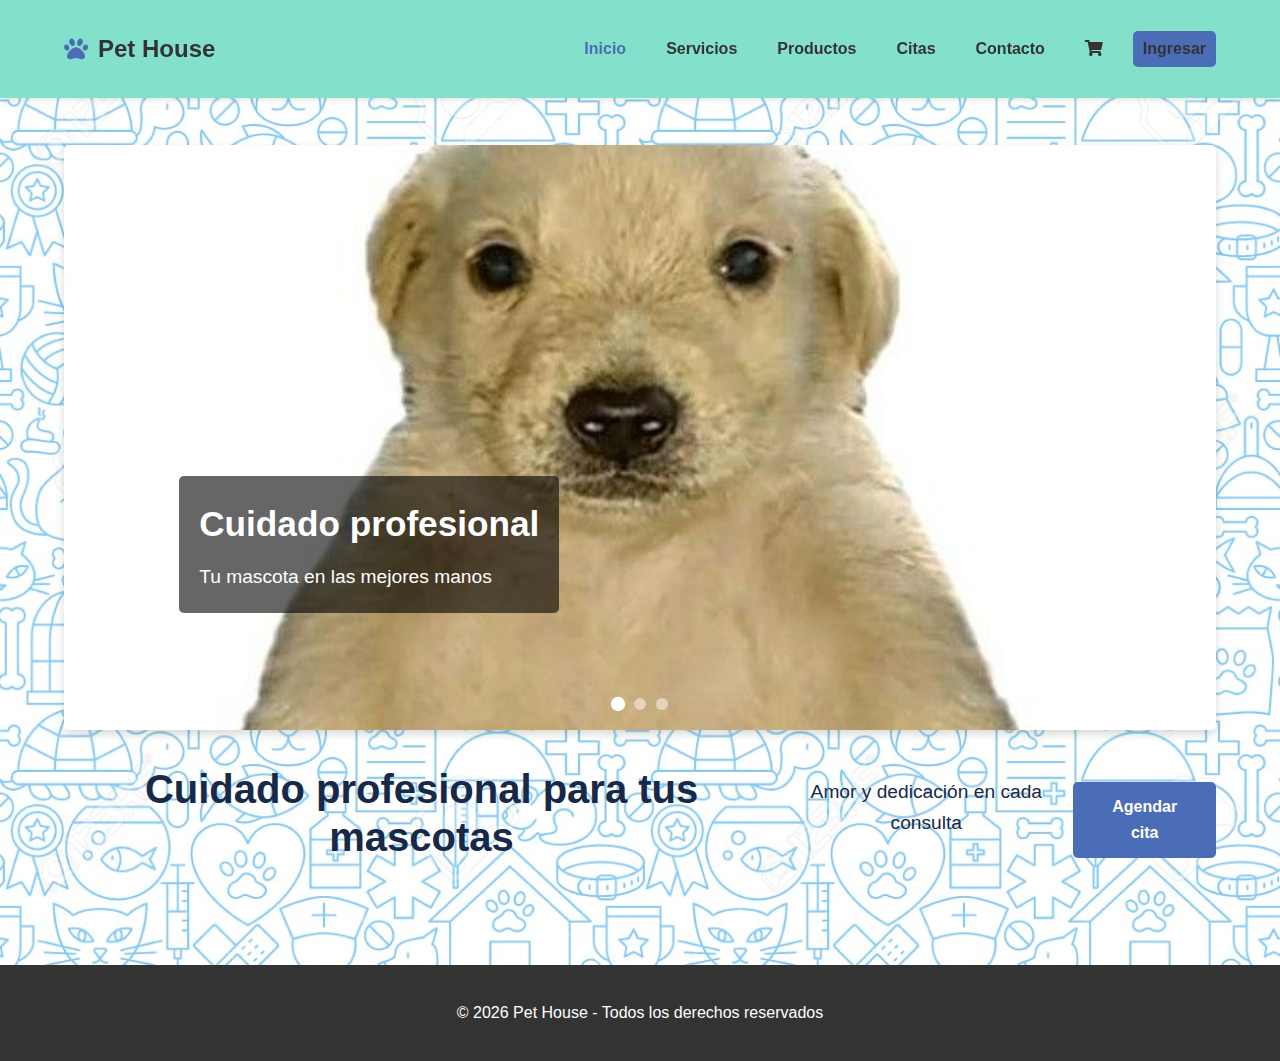
<file: index.html>
<!DOCTYPE html>
<html lang="es">
<head>
  <meta charset="UTF-8" />
  <meta name="viewport" content="width=device-width, initial-scale=1.0" />
  <meta name="description" content="Veterinaria Pet House - Cuidado profesional para tus mascotas" />
  <title>Pet House - Inicio</title>
  <link rel="stylesheet" href="https://cdnjs.cloudflare.com/ajax/libs/font-awesome/5.15.4/css/all.min.css" />
  <link rel="stylesheet" href="css/styles.css" />
</head>
<body id="pagina-inicio">
  <!-- CABECERA -->
  <header class="cabecera" aria-label="Cabecera principal">
    <div class="contenedor">
      <div class="logo">
        <i class="fas fa-paw"></i>
        <h1>Pet House</h1>
      </div>
      <nav class="navegacion" aria-label="Navegación principal">
        <a href="index.html" class="activo">Inicio</a>
        <a href="servicios.html">Servicios</a>
        <a href="productos.php">Productos</a>
        <a href="citas.php">Citas</a>
        <a href="contacto.html">Contacto</a>
        <a href="carrito.php" class="icono-carrito">
          <i class="fas fa-shopping-cart"></i>
          <span id="contador-carrito" class="contador-carrito" style="display: none;">0</span>
        </a>
        <a href="login.php" class="boton-login">Ingresar</a>
      </nav>
      <button class="boton-menu" aria-label="Menú móvil" aria-expanded="false">
        <i class="fas fa-bars"></i>
      </button>
    </div>
  </header>

  <!-- MENÚ MÓVIL -->
  <nav class="mobile-nav" aria-label="Navegación móvil">
    <ul>
      <li><a href="index.html" class="activo"><i class="fas fa-home"></i> Inicio</a></li>
      <li><a href="servicios.html"><i class="fas fa-clinic-medical"></i> Servicios</a></li>
      <li><a href="productos.php"><i class="fas fa-pills"></i> Productos</a></li>
      <li><a href="citas.php"><i class="fas fa-calendar-check"></i> Citas</a></li>
      <li><a href="contacto.html"><i class="fas fa-phone-alt"></i> Contacto</a></li>
      <li><a href="carrito.php" class="carrito-link"><i class="fas fa-shopping-cart"></i> <span class="contador-carrito" id="contador-carrito-mobile">0</span></a></li>
      <li><a href="login.php"><i class="fas fa-user"></i> Login</a></li>
    </ul>
  </nav>

  <!-- CONTENIDO PRINCIPAL -->
  <main class="contenedor">
    <!-- Carrusel -->
    <section class="carrusel">
      <div class="carrusel-contenedor">
        <div class="carrusel-slide activo">
          <img src="img/perro.jpg" alt="Mascota feliz en nuestra clínica" />
          <div class="carrusel-texto">
            <h2>Cuidado profesional</h2>
            <p>Tu mascota en las mejores manos</p>
          </div>
        </div>
        <div class="carrusel-slide">
          <img src="img/medicmanetopet.jpg" alt="Servicios de veterinaria" />
          <div class="carrusel-texto">
            <h2>Servicios completos</h2>
            <p>Desde consultas hasta cirugías</p>
          </div>
        </div>
        <div class="carrusel-slide">
          <img src="img/imagescomida.jpg" alt="Productos de calidad" />
          <div class="carrusel-texto">
            <h2>Productos premium</h2>
            <p>Lo mejor para su salud</p>
          </div>
        </div>
      </div>
      <button class="carrusel-btn carrusel-btn-izq" aria-label="Imagen anterior">
        <i class="fas fa-chevron-left"></i>
      </button>
      <button class="carrusel-btn carrusel-btn-der" aria-label="Imagen siguiente">
        <i class="fas fa-chevron-right"></i>
      </button>
      <div class="carrusel-indicadores"></div>
    </section>

    <!-- Presentación -->
    <section class="present">
      <h2>Cuidado profesional para tus mascotas</h2>
      <p>Amor y dedicación en cada consulta</p>
      <a href="citas.php" class="boton">Agendar cita</a>
    </section>
  </main>

  <!-- PIE DE PÁGINA -->
  <footer class="pie-pagina" aria-label="Pie de página">
    <div class="contenedor">
      <p>&copy; <span id="year"></span> Pet House - Todos los derechos reservados</p>
    </div>
  </footer>

  <!-- SCRIPTS -->
  <script src="js/boton-menu.js"></script>
  <script src="js/carrusel.js"></script>
  <script src="js/carrito.js"></script>

  <script>
    document.getElementById('year').textContent = new Date().getFullYear();
  </script>
</body>
</html>
</file>
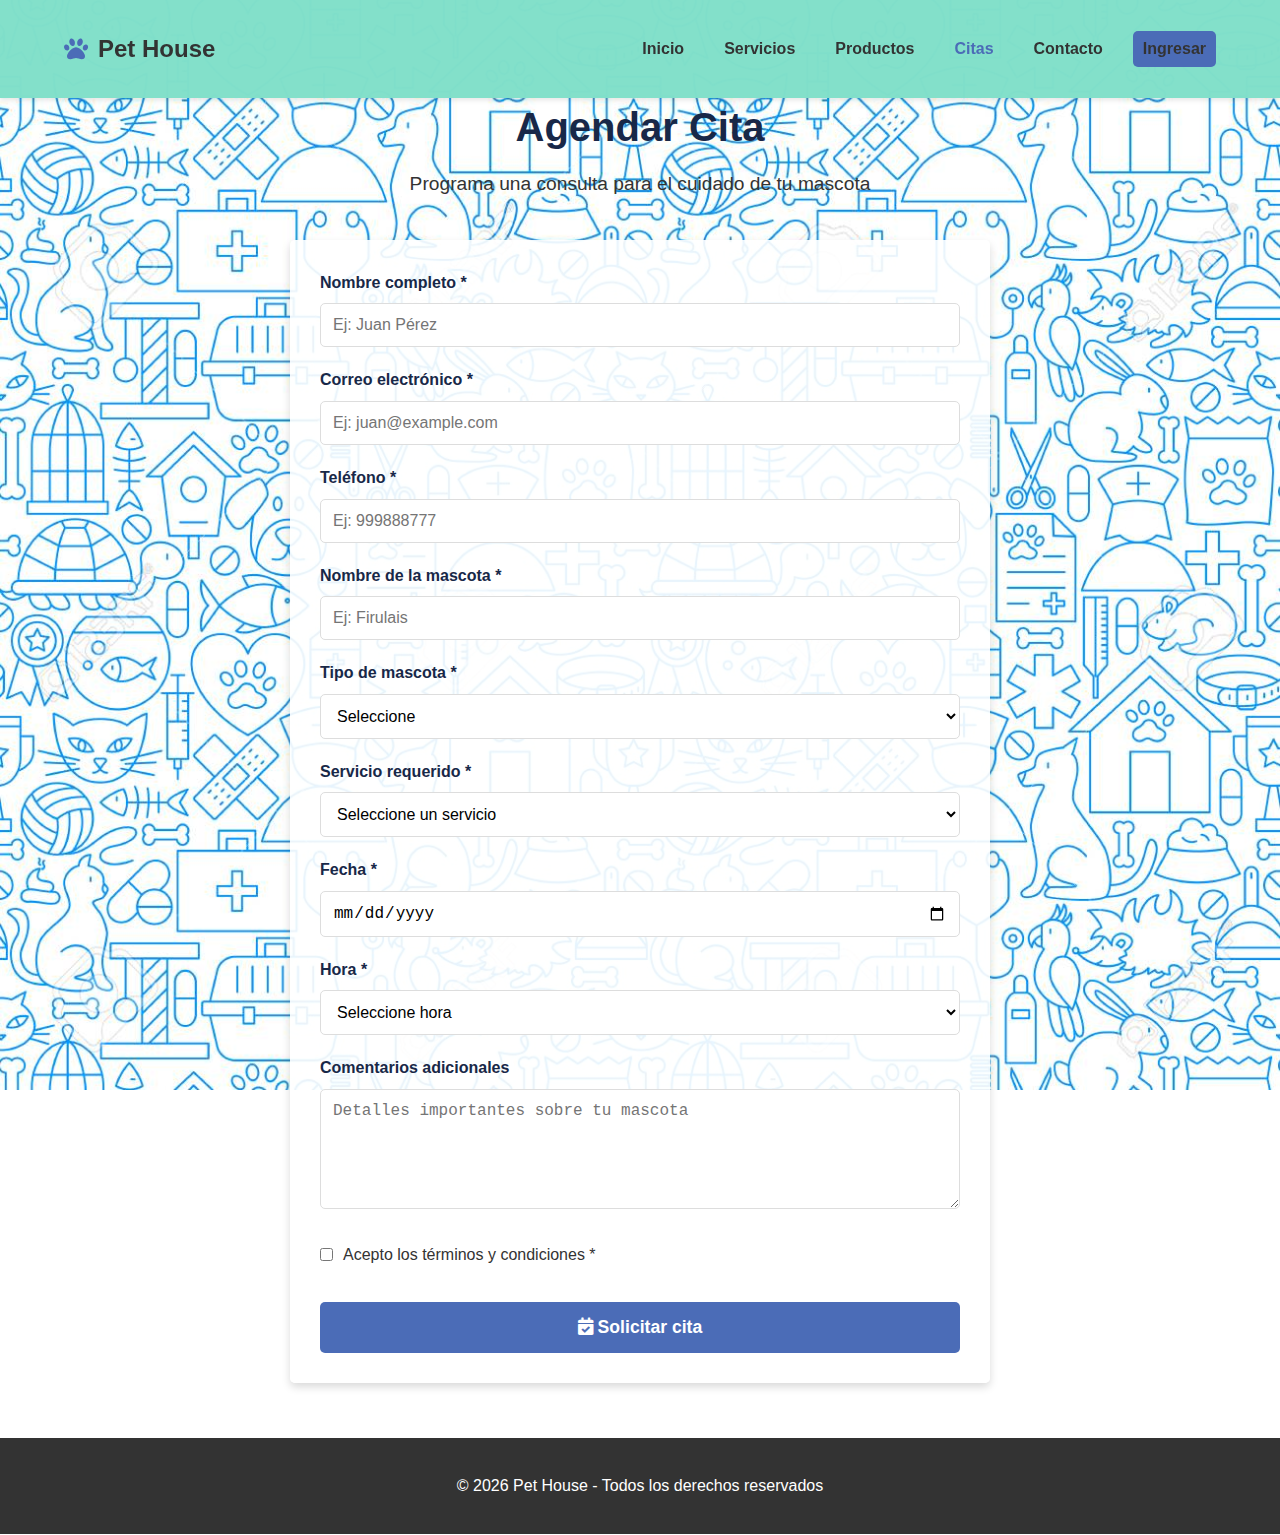
<file: citas.html>
<!DOCTYPE html>
<html lang="es">
<head>
    <meta charset="UTF-8">
    <meta name="viewport" content="width=device-width, initial-scale=1.0">
    <meta name="description" content="Agenda citas para tu mascota en Pet House - Servicios veterinarios profesionales">
    <title>Pet House - Agendar Cita</title>
    <link rel="stylesheet" href="https://cdnjs.cloudflare.com/ajax/libs/font-awesome/5.15.4/css/all.min.css">
    <link rel="stylesheet" href="css/styles.css">
    <style>
        body {
            background: url('img/fondo/fondo.jpg') no-repeat center center fixed;
            background-size: cover;
            padding-top: 80px;
        }
    </style>
</head>
<body>
    <header class="cabecera">
        <div class="contenedor">
            <div class="logo">
                <i class="fas fa-paw"></i>
                <h1>Pet House</h1>
            </div>
            <nav class="navegacion">
                <a href="index.html">Inicio</a>
                <a href="servicios.html">Servicios</a>
                <a href="productos.html">Productos</a>
                <a href="citas.html" class="activo">Citas</a>
                <a href="contacto.html">Contacto</a>
                <a href="login.php" class="boton-login">Ingresar</a>
            </nav>
            <button class="boton-menu" aria-label="Menú móvil">
                <i class="fas fa-bars"></i>
            </button>
        </div>
    </header>

    <nav class="mobile-nav">
        <ul>
            <li><a href="index.html"><i class="fas fa-home"></i> Inicio</a></li>
            <li><a href="servicios.html"><i class="fas fa-clinic-medical"></i> Servicios</a></li>
            <li><a href="productos.html"><i class="fas fa-pills"></i> Productos</a></li>
            <li><a href="citas.html" class="activo"><i class="fas fa-calendar-check"></i> Citas</a></li>
            <li><a href="contacto.html"><i class="fas fa-phone-alt"></i> Contacto</a></li>
            <li><a href="login.php"><i class="fas fa-user"></i> Login</a></li>
        </ul>
    </nav>

    <main class="contenedor">
        <h1 class="titulo-seccion">Agendar Cita</h1>
        <p class="subtitulo-seccion">Programa una consulta para el cuidado de tu mascota</p>
        
        <form class="formulario-cita" id="formulario-cita">
            <div class="campo">
                <label for="nombre">Nombre completo *</label>
                <input type="text" id="nombre" name="nombre" required placeholder="Ej: Juan Pérez">
            </div>
            
            <div class="campo">
                <label for="email">Correo electrónico *</label>
                <input type="email" id="email" name="email" required placeholder="Ej: juan@example.com">
            </div>
            
            <div class="campo">
                <label for="telefono">Teléfono *</label>
                <input type="tel" id="telefono" name="telefono" required placeholder="Ej: 999888777">
            </div>
            
            <div class="campo">
                <label for="mascota">Nombre de la mascota *</label>
                <input type="text" id="mascota-nombre" name="mascota-nombre" required placeholder="Ej: Firulais">
            </div>
            
            <div class="campo">
                <label for="tipo-mascota">Tipo de mascota *</label>
                <select id="tipo-mascota" name="tipo-mascota" required>
                    <option value="">Seleccione</option>
                    <option value="perro">Perro</option>
                    <option value="gato">Gato</option>
                    <option value="ave">Ave</option>
                    <option value="roedor">Roedor</option>
                    <option value="otro">Otro</option>
                </select>
            </div>
            
            <div class="campo">
                <label for="servicio">Servicio requerido *</label>
                <select id="servicio" name="servicio" required>
                    <option value="">Seleccione un servicio</option>
                    <option value="consulta-general">Consulta General</option>
                    <option value="vacunacion">Vacunación</option>
                    <option value="estetica">Estética Canina</option>
                    <option value="cirugia">Cirugías</option>
                    <option value="odontologia">Odontología</option>
                    <option value="hospitalizacion">Hospitalización</option>
                    
                </select>
            </div>
            
            <div class="campo">
                <label for="fecha">Fecha *</label>
                <input type="date" id="fecha" name="fecha" required min="">
            </div>
            
            <div class="campo">
                <label for="hora">Hora *</label>
                <select id="hora" name="hora" required>
                    <option value="">Seleccione hora</option>
                    <!-- Horas se llenarán con JavaScript -->
                </select>
            </div>
            
            <div class="campo">
                <label for="comentarios">Comentarios adicionales</label>
                <textarea id="comentarios" name="comentarios" placeholder="Detalles importantes sobre tu mascota"></textarea>
            </div>
            
            <div class="campo-terminos">
                <input type="checkbox" id="terminos" name="terminos" required>
                <label for="terminos">Acepto los términos y condiciones *</label>
            </div>
            
            <button type="submit" class="boton boton-enviar">
                <i class="fas fa-calendar-check"></i> Solicitar cita
            </button>
        </form>
    </main>

    <footer class="pie-pagina">
        <div class="contenedor">
            <p>&copy; <span id="year"></span> Pet House - Todos los derechos reservados</p>
        </div>
    </footer>

    <script src="js/boton-menu.js"></script>
    <script src="js/formulario-citas.js"></script>
    <script>
        // Actualizar año automáticamente
        document.getElementById('year').textContent = new Date().getFullYear();
        
        // Establecer fecha mínima como hoy
        document.getElementById('fecha').min = new Date().toISOString().split('T')[0];
    </script>
</body>
</html>
</file>
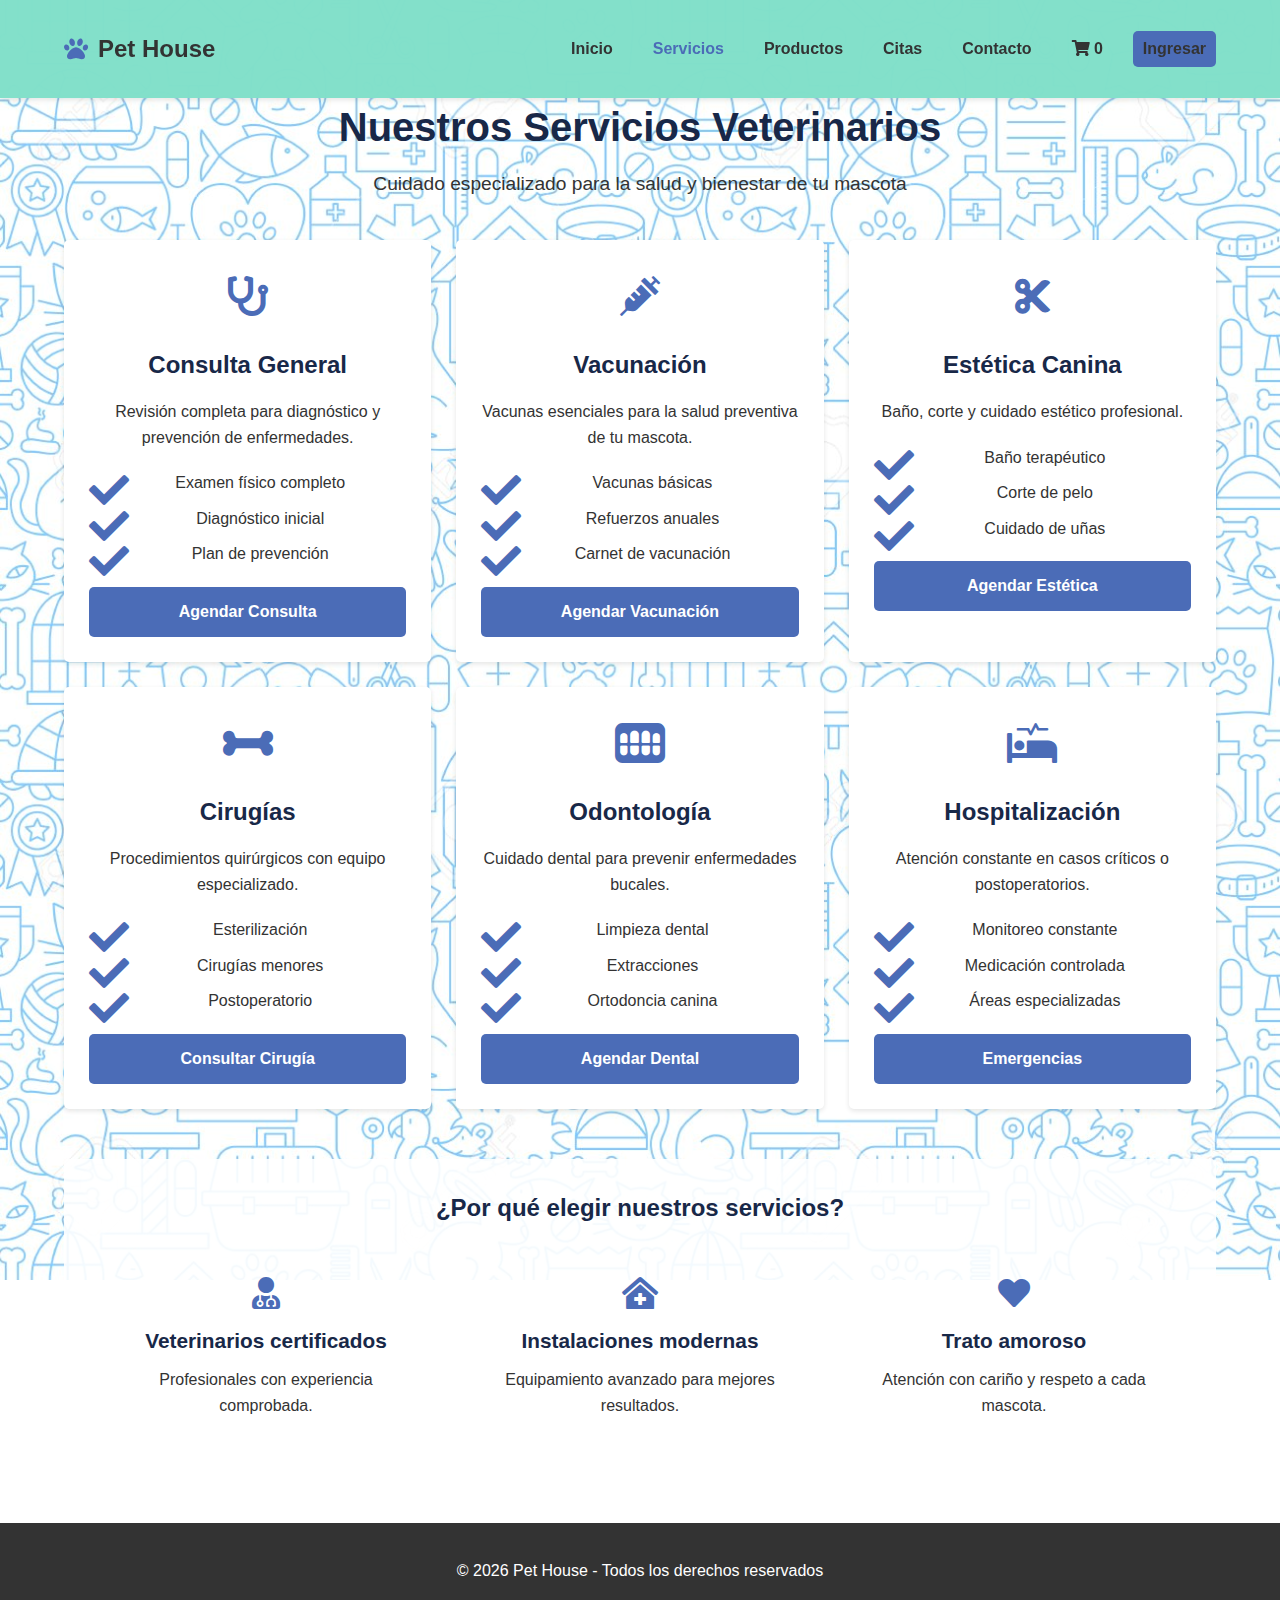
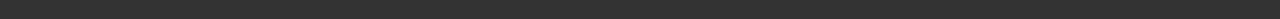
<file: servicios.html>
<!DOCTYPE html>
<html lang="es">
<head>
  <meta charset="UTF-8" />
  <meta name="viewport" content="width=device-width, initial-scale=1.0" />
  <meta name="description" content="Servicios veterinarios profesionales en Pet House - Cuidado integral para tus mascotas" />
  <title>Pet House - Servicios Veterinarios</title>
  <link rel="stylesheet" href="https://cdnjs.cloudflare.com/ajax/libs/font-awesome/5.15.4/css/all.min.css" />
  <link rel="stylesheet" href="css/styles.css" />
</head>
<body>
  <!-- CABECERA -->
  <header class="cabecera" aria-label="Cabecera principal">
    <div class="contenedor">
      <div class="logo">
        <i class="fas fa-paw"></i>
        <h1>Pet House</h1>
      </div>
      <nav class="navegacion" aria-label="Navegación principal">
        <a href="index.html">Inicio</a>
        <a href="servicios.html" class="activo">Servicios</a>
        <a href="productos.php">Productos</a>
        <a href="citas.php">Citas</a>
        <a href="contacto.html">Contacto</a>
        <a href="carrito.php" class="carrito-link">
          <i class="fas fa-shopping-cart"></i>
          <span id="contador-carrito" class="contador-carrito">0</span>
        </a>
        <a href="login.php" class="boton-login">Ingresar</a>
      </nav>
      <button class="boton-menu" aria-label="Menú móvil" aria-expanded="false">
        <i class="fas fa-bars"></i>
      </button>
    </div>
  </header>

  <!-- MENÚ MÓVIL -->
  <nav class="mobile-nav" aria-label="Navegación móvil">
    <ul>
      <li><a href="index.html"><i class="fas fa-home"></i> Inicio</a></li>
      <li><a href="servicios.html" class="activo"><i class="fas fa-clinic-medical"></i> Servicios</a></li>
      <li><a href="productos.php"><i class="fas fa-pills"></i> Productos</a></li>
      <li><a href="citas.php"><i class="fas fa-calendar-check"></i> Citas</a></li>
      <li><a href="contacto.html"><i class="fas fa-phone-alt"></i> Contacto</a></li>
       <li><a href="carrito.php" class="carrito-link"><i class="fas fa-shopping-cart"></i> <span class="contador-carrito" id="contador-carrito-mobile">0</span></a></li>
      <li><a href="login.php"><i class="fas fa-user"></i> Login</a></li>
    </ul>
  </nav>

  <!-- CONTENIDO PRINCIPAL -->
  <main class="contenedor">
    <h1 class="titulo-seccion">Nuestros Servicios Veterinarios</h1>
    <p class="subtitulo-seccion">Cuidado especializado para la salud y bienestar de tu mascota</p>

    <div class="lista-servicios">
      <!-- Servicio 1 -->
      <article class="servicio">
        <div class="servicio-icono">
          <i class="fas fa-stethoscope"></i>
        </div>
        <h2>Consulta General</h2>
        <p>Revisión completa para diagnóstico y prevención de enfermedades.</p>
        <ul class="servicio-lista">
          <li><i class="fas fa-check"></i> Examen físico completo</li>
          <li><i class="fas fa-check"></i> Diagnóstico inicial</li>
          <li><i class="fas fa-check"></i> Plan de prevención</li>
        </ul>
        <a href="citas.php?servicio=consulta-general" class="boton boton-servicio">Agendar Consulta</a>
      </article>

      <!-- Servicio 2 -->
      <article class="servicio">
        <div class="servicio-icono">
          <i class="fas fa-syringe"></i>
        </div>
        <h2>Vacunación</h2>
        <p>Vacunas esenciales para la salud preventiva de tu mascota.</p>
        <ul class="servicio-lista">
          <li><i class="fas fa-check"></i> Vacunas básicas</li>
          <li><i class="fas fa-check"></i> Refuerzos anuales</li>
          <li><i class="fas fa-check"></i> Carnet de vacunación</li>
        </ul>
        <a href="citas.php?servicio=vacunacion" class="boton boton-servicio">Agendar Vacunación</a>
      </article>

      <!-- Servicio 3 -->
      <article class="servicio">
        <div class="servicio-icono">
          <i class="fas fa-cut"></i>
        </div>
        <h2>Estética Canina</h2>
        <p>Baño, corte y cuidado estético profesional.</p>
        <ul class="servicio-lista">
          <li><i class="fas fa-check"></i> Baño terapéutico</li>
          <li><i class="fas fa-check"></i> Corte de pelo</li>
          <li><i class="fas fa-check"></i> Cuidado de uñas</li>
        </ul>
        <a href="citas.php?servicio=estetica" class="boton boton-servicio">Agendar Estética</a>
      </article>

      <!-- Servicio 4 -->
      <article class="servicio">
        <div class="servicio-icono">
          <i class="fas fa-bone"></i>
        </div>
        <h2>Cirugías</h2>
        <p>Procedimientos quirúrgicos con equipo especializado.</p>
        <ul class="servicio-lista">
          <li><i class="fas fa-check"></i> Esterilización</li>
          <li><i class="fas fa-check"></i> Cirugías menores</li>
          <li><i class="fas fa-check"></i> Postoperatorio</li>
        </ul>
        <a href="citas.php?servicio=cirugia" class="boton boton-servicio">Consultar Cirugía</a>
      </article>

      <!-- Servicio 5 -->
      <article class="servicio">
        <div class="servicio-icono">
          <i class="fas fa-teeth"></i>
        </div>
        <h2>Odontología</h2>
        <p>Cuidado dental para prevenir enfermedades bucales.</p>
        <ul class="servicio-lista">
          <li><i class="fas fa-check"></i> Limpieza dental</li>
          <li><i class="fas fa-check"></i> Extracciones</li>
          <li><i class="fas fa-check"></i> Ortodoncia canina</li>
        </ul>
        <a href="citas.php?servicio=odontologia" class="boton boton-servicio">Agendar Dental</a>
      </article>

      <!-- Servicio 6 -->
      <article class="servicio">
        <div class="servicio-icono">
          <i class="fas fa-procedures"></i>
        </div>
        <h2>Hospitalización</h2>
        <p>Atención constante en casos críticos o postoperatorios.</p>
        <ul class="servicio-lista">
          <li><i class="fas fa-check"></i> Monitoreo constante</li>
          <li><i class="fas fa-check"></i> Medicación controlada</li>
          <li><i class="fas fa-check"></i> Áreas especializadas</li>
        </ul>
        <a href="citas.php?servicio=hospitalizacion" class="boton boton-servicio">Emergencias</a>
      </article>
    </div>

    <!-- Beneficios -->
    <section class="info-adicional">
      <h2>¿Por qué elegir nuestros servicios?</h2>
      <div class="ventajas">
        <div class="ventaja">
          <i class="fas fa-user-md"></i>
          <h3>Veterinarios certificados</h3>
          <p>Profesionales con experiencia comprobada.</p>
        </div>
        <div class="ventaja">
          <i class="fas fa-clinic-medical"></i>
          <h3>Instalaciones modernas</h3>
          <p>Equipamiento avanzado para mejores resultados.</p>
        </div>
        <div class="ventaja">
          <i class="fas fa-heart"></i>
          <h3>Trato amoroso</h3>
          <p>Atención con cariño y respeto a cada mascota.</p>
        </div>
      </div>
    </section>
  </main>

  <!-- PIE DE PÁGINA -->
  <footer class="pie-pagina" aria-label="Pie de página">
    <div class="contenedor">
      <p>&copy; <span id="year"></span> Pet House - Todos los derechos reservados</p>
    </div>
  </footer>

  <!-- SCRIPTS -->
  <script src="js/boton-menu.js"></script>
  <script src="js/carrito.js"></script>
  <script>
    document.getElementById('year').textContent = new Date().getFullYear();
  </script>
</body>
</html>
</file>
<file: css/styles.css>
/* ===== ESTILOS GENERALES ===== */
:root {
    --color-primario: #4b6cb7;
    --color-secundario: #182848;
    --color-claro: #f5f5f5;
    --color-oscuro: #333;
    --color-blanco: #fff;
    --color-cabecera: #81e0c9fb;
    --sombra: 0 2px 5px rgba(0,0,0,0.1);
    --sombra-fuerte: 0 4px 8px rgba(0,0,0,0.15);
    --transicion: all 0.3s ease;
    --radio-borde: 5px;
    --padding-general: 15px;
}

* {
    margin: 0;
    padding: 0;
    box-sizing: border-box;
}

html {
    scroll-behavior: smooth;
}

body {
    
    font-family: 'Arial', sans-serif;
    line-height: 1.6;
    color: var(--color-oscuro);
    background-color: var(--color-claro);
    padding-top: 80px;

    /*  */
    
    /* imagen de fono */
    background-image: url('../img/fondo/fondo.jpg'); /* Asegúrate de que la imagen esté en la misma carpeta o usa una ruta válida */
    background-color: rgba(255, 255, 255, 0.5); /* Capa blanca con opacidad */
    background-blend-mode: lighten;
    background-size: cover; /* Ajusta la imagen al tamaño de la pantalla */
    background-repeat: no-repeat; /* Evita que se repita la imagen */
    background-attachment: fixed; /* Para que la imagen quede fija al hacer scroll */
        
}


.contenedor {
    width: 90%;
    max-width: 1200px;
    margin: 0 auto;
    padding: var(--padding-general) 0;
}

/* ===== CABECERA ===== */
.cabecera {
    background: var(--color-cabecera);
    box-shadow: var(--sombra);
    padding: var(--padding-general) 0;
    position: fixed;
    width: 100%;
    top: 0;
    z-index: 1000;
}

.cabecera .contenedor {
    display: flex;
    justify-content: space-between;
    align-items: center;
}

.logo {
    display: flex;
    align-items: center;
    gap: 10px;
}

.logo i {
    color: var(--color-primario);
    font-size: 1.5rem;
}

.logo h1 {
    font-size: 1.5rem;
    font-weight: 700;
}

/* ===== NAVEGACIÓN PRINCIPAL ===== */
.navegacion {
    display: flex;
    gap: 20px;
}

.navegacion a {
    text-decoration: none;
    color: var(--color-oscuro);
    font-weight: 600;
    transition: var(--transicion);
    padding: 5px 10px;
    border-radius: var(--radio-borde);
}

.navegacion a:hover {
    color: var(--color-primario);
    background-color: rgba(255,255,255,0.2);
}

.navegacion a.activo {
    color: var(--color-primario);
    font-weight: 700;
}

.boton-login {
    background: var(--color-primario);
    color: var(--color-blanco);
    padding: 8px 15px;
    border-radius: var(--radio-borde);
    transition: var(--transicion);
}

.boton-login:hover {
    background: var(--color-secundario);
    transform: translateY(-2px);
}

/* ===== BOTÓN MENÚ MÓVIL ===== */
.boton-menu {
    display: none;
    background: none;
    border: none;
    font-size: 1.5rem;
    cursor: pointer;
    color: var(--color-oscuro);
    padding: 5px;
}

/* ===== MENÚ MÓVIL ===== */
.mobile-nav {
    position: fixed;
    top: 0;
    left: -100%;
    width: 80%;
    max-width: 300px;
    height: 100vh;
    background-color: var(--color-blanco);
    box-shadow: var(--sombra-fuerte);
    z-index: 1100;
    transition: var(--transicion);
    padding: 20px;
    overflow-y: auto;
}

.mobile-nav.activo {
    left: 0;
}

.mobile-nav ul {
    list-style: none;
    padding: 0;
    margin-top: 30px;
}

.mobile-nav li {
    margin-bottom: 15px;
}

.mobile-nav a {
    display: flex;
    align-items: center;
    gap: 10px;
    text-decoration: none;
    color: var(--color-oscuro);
    font-weight: 600;
    padding: 10px;
    border-radius: var(--radio-borde);
    transition: var(--transicion);
}

.mobile-nav a:hover,
.mobile-nav a.activo {
    background-color: var(--color-claro);
    color: var(--color-primario);
}

.mobile-nav a i {
    width: 20px;
    text-align: center;
}

/* ===== OVERLAY MENÚ MÓVIL ===== */
.overlay {
    position: fixed;
    top: 0;
    left: 0;
    width: 100%;
    height: 100%;
    background-color: rgba(0,0,0,0.5);
    z-index: 1001;
    display: none;
    backdrop-filter: blur(3px);
}

.overlay.activo {
    display: block;
}



  

/* ===== SECCIÓN PRESENTACIÓN ===== */
.present {
    height: 20vh;
    display: flex;
    align-items: center;
    text-align: center;
    color: var(--color-secundario);
    
}

.present h2 {
    font-size: 2.5rem;
    margin-bottom: 15px;
    line-height: 1.2;
}

.present p {
    font-size: 1.2rem;
    margin-bottom: 25px;
}

/* ===== CARRUSEL DE IMÁGENES ===== */
.carrusel {
    position: relative;
    width: 100%;
    height: 65vh;
    max-height: 600px;
    overflow: hidden;
    border-radius: var(--radio-borde);
    margin-top: 50px;
    box-shadow: var(--sombra-fuerte);
}

.carrusel-contenedor {
    width: 100%;
    height: 100%;
    position: relative;
}

.carrusel-slide {
    position: absolute;
    top: 0;
    left: 0;
    width: 100%;
    height: 100%;
    opacity: 0;
    transition: opacity 1s ease-in-out;
}

.carrusel-slide.activo {
    opacity: 1;
}

.carrusel-slide img {
    width: 100%;
    height: 100%;
    object-fit: cover;
    display: block;
}

.carrusel-texto {
    position: absolute;
    bottom: 20%;
    left: 10%;
    background-color: rgba(0, 0, 0, 0.6);
    color: var(--color-blanco);
    padding: 20px;
    border-radius: var(--radio-borde);
    max-width: 500px;
}

.carrusel-texto h2 {
    font-size: 2.2rem;
    margin-bottom: 10px;
}

.carrusel-texto p {
    font-size: 1.2rem;
}

.carrusel-btn {
    position: absolute;
    top: 50%;
    transform: translateY(-50%);
    background-color: rgba(255, 255, 255, 0.3);
    color: var(--color-blanco);
    border: none;
    border-radius: 50%;
    width: 50px;
    height: 50px;
    font-size: 1.5rem;
    cursor: pointer;
    transition: var(--transicion);
    z-index: 10;
    display: flex;
    align-items: center;
    justify-content: center;
}

.carrusel-btn:hover {
    background-color: rgba(255, 255, 255, 0.5);
}

.carrusel-btn-izq {
    left: 20px;
}

.carrusel-btn-der {
    right: 20px;
}

.carrusel-indicadores {
    position: absolute;
    bottom: 20px;
    left: 50%;
    transform: translateX(-50%);
    display: flex;
    gap: 10px;
    z-index: 10;
}

.carrusel-indicador {
    width: 12px;
    height: 12px;
    border-radius: 50%;
    background-color: rgba(255, 255, 255, 0.5);
    cursor: pointer;
    transition: var(--transicion);
}

.carrusel-indicador.activo {
    background-color: var(--color-blanco);
    transform: scale(1.2);
}

/* Ajustes para móvil */
@media (max-width: 768px) {
    .carrusel {
        height: 50vh;
    }
    
    .carrusel-texto {
        bottom: 10%;
        left: 5%;
        right: 5%;
        max-width: none;
        padding: 15px;
    }
    
    .carrusel-texto h2 {
        font-size: 1.5rem;
    }
    
    .carrusel-texto p {
        font-size: 1rem;
    }
    
    .carrusel-btn {
        width: 40px;
        height: 40px;
        font-size: 1.2rem;
    }
}
/* ===== BOTONES GENERALES ===== */
.boton {
    display: inline-block;
    background: var(--color-primario);
    color: var(--color-blanco);
    padding: 12px 25px;
    border: none;
    border-radius: var(--radio-borde);
    text-decoration: none;
    cursor: pointer;
    font-weight: 600;
    transition: var(--transicion);
    text-align: center;
}

.boton:hover {
    background: var(--color-secundario);
    transform: translateY(-2px);
    box-shadow: var(--sombra);
}

.boton:active {
    transform: translateY(0);
}

/* ===== SECCIÓN SERVICIOS ===== */
.lista-servicios {
    display: grid;
    grid-template-columns: repeat(auto-fit, minmax(300px, 1fr));
    gap: 25px;
    margin-top: 30px;
}

.servicio {
    background: var(--color-blanco);
    padding: 25px;
    border-radius: var(--radio-borde);
    text-align: center;
    box-shadow: var(--sombra);
    transition: var(--transicion);
}

.servicio:hover {
    transform: translateY(-5px);
    box-shadow: var(--sombra-fuerte);
}

.servicio i {
    font-size: 2.5rem;
    color: var(--color-primario);
    margin-bottom: 15px;
}

.servicio h2 {
    font-size: 1.5rem;
    margin-bottom: 10px;
}

.servicio p {
    margin-bottom: 15px;
    color: var(--color-oscuro);
}

/* ===== ESTILOS ESPECÍFICOS PARA SERVICIOS ===== */
.titulo-seccion {
    text-align: center;
    font-size: 2.5rem;
    color: var(--color-secundario);
    margin-bottom: 10px;
}

.subtitulo-seccion {
    text-align: center;
    font-size: 1.2rem;
    color: var(--color-oscuro);
    margin-bottom: 40px;
    font-weight: 300;
}

.servicio {
    position: relative;
    overflow: hidden;
    transition: transform 0.3s ease, box-shadow 0.3s ease;
}

.servicio:hover {
    transform: translateY(-10px);
    box-shadow: 0 10px 20px rgba(0,0,0,0.1);
}

.servicio-icono {
    font-size: 2.5rem;
    color: var(--color-primario);
    margin-bottom: 15px;
    text-align: center;
}

.servicio h2 {
    font-size: 1.5rem;
    margin-bottom: 15px;
    text-align: center;
    color: var(--color-secundario);
}

.servicio p {
    margin-bottom: 20px;
    text-align: center;
}

.servicio-lista {
    list-style: none;
    margin: 20px 0;
    padding: 0;
}

.servicio-lista li {
    margin-bottom: 10px;
    padding-left: 25px;
    position: relative;
}

.servicio-lista i {
    position: absolute;
    left: 0;
    color: var(--color-primario);
}

.boton-servicio {
    display: block;
    width: 100%;
    text-align: center;
    margin-top: 20px;
}

/* Sección de ventajas */
.info-adicional {
    margin-top: 50px;
    padding: 30px;
    background-color: rgba(255,255,255,0.9);
    border-radius: var(--radio-borde);
}

.info-adicional h2 {
    text-align: center;
    margin-bottom: 30px;
    color: var(--color-secundario);
}

.ventajas {
    display: grid;
    grid-template-columns: repeat(auto-fit, minmax(250px, 1fr));
    gap: 30px;
}

.ventaja {
    text-align: center;
    padding: 20px;
}

.ventaja i {
    font-size: 2rem;
    color: var(--color-primario);
    margin-bottom: 15px;
}

.ventaja h3 {
    font-size: 1.3rem;
    margin-bottom: 10px;
    color: var(--color-secundario);
}

/* Responsive */
@media (max-width: 768px) {
    .titulo-seccion {
        font-size: 2rem;
    }
    
    .subtitulo-seccion {
        font-size: 1rem;
    }
    
    .info-adicional {
        padding: 20px;
    }
}
/* ========================== */

/* ===== SECCIÓN PRODUCTOS ===== */
.filtros {
    display: flex;
    gap: 10px;
    margin: 20px 0;
    flex-wrap: wrap;
}

.boton-filtro {
    padding: 8px 15px;
    background: var(--color-claro);
    border: 1px solid #ddd;
    border-radius: var(--radio-borde);
    cursor: pointer;
    transition: var(--transicion);
}

.boton-filtro:hover,
.boton-filtro.activo {
    background: var(--color-primario);
    color: var(--color-blanco);
    border-color: var(--color-primario);
}

.lista-productos {
    display: grid;
    grid-template-columns: repeat(auto-fit, minmax(250px, 1fr));
    gap: 25px;
    margin-top: 30px;
}

.producto {
    background: var(--color-blanco);
    border: 1px solid #ddd;
    padding: 20px;
    border-radius: var(--radio-borde);
    text-align: center;
    transition: var(--transicion);
    display: flex;
    flex-direction: column;
}

.producto:hover {
    transform: translateY(-5px);
    box-shadow: var(--sombra);
}

.producto img {
    width: 100%;
    height: 200px;
    object-fit: contain;
    border-radius: var(--radio-borde);
    margin-bottom: 15px;
}

.producto h2 {
    font-size: 1.2rem;
    margin-bottom: 10px;
    flex-grow: 1;
}

.precio {
    font-weight: bold;
    color: var(--color-primario);
    margin: 10px 0;
    font-size: 1.3rem;
}

/* prodcutos  */
/* ===== ESTILOS PARA PRODUCTOS ===== */
.titulo-seccion {
    text-align: center;
    font-size: 2.5rem;
    color: var(--color-secundario);
    margin-bottom: 10px;
}

.subtitulo-seccion {
    text-align: center;
    font-size: 1.2rem;
    color: var(--color-oscuro);
    margin-bottom: 40px;
    font-weight: 300;
}

.filtros {
    display: flex;
    justify-content: center;
    gap: 15px;
    margin: 30px 0;
    flex-wrap: wrap;
}

.boton-filtro {
    padding: 10px 20px;
    background: var(--color-claro);
    border: 1px solid #ddd;
    border-radius: 30px;
    cursor: pointer;
    transition: var(--transicion);
    font-weight: 600;
    color: var(--color-oscuro);
}

.boton-filtro:hover {
    background: var(--color-primario);
    color: var(--color-blanco);
    border-color: var(--color-primario);
}

.boton-filtro.activo {
    background: var(--color-primario);
    color: var(--color-blanco);
    border-color: var(--color-primario);
}

.lista-productos {
    display: grid;
    grid-template-columns: repeat(auto-fill, minmax(280px, 1fr));
    gap: 30px;
    margin-top: 30px;
}

.producto {
    background: var(--color-blanco);
    border-radius: var(--radio-borde);
    overflow: hidden;
    box-shadow: var(--sombra);
    transition: transform 0.3s ease, box-shadow 0.3s ease;
    display: flex;
    flex-direction: column;
}

.producto:hover {
    transform: translateY(-5px);
    box-shadow: 0 10px 20px rgba(0,0,0,0.1);
}

.producto-imagen-container {
    position: relative;
    height: 200px;
    overflow: hidden;
}

.producto-imagen {
    width: 100%;
    height: 100%;
    object-fit: cover;
    transition: transform 0.5s ease;
}

.producto:hover .producto-imagen {
    transform: scale(1.05);
}

.producto-etiqueta {
    position: absolute;
    top: 10px;
    right: 10px;
    background-color: var(--color-primario);
    color: var(--color-blanco);
    padding: 5px 10px;
    border-radius: var(--radio-borde);
    font-size: 0.8rem;
    font-weight: bold;
}

.producto-info {
    padding: 20px;
    flex-grow: 1;
    display: flex;
    flex-direction: column;
}

.producto-titulo {
    font-size: 1.3rem;
    margin-bottom: 10px;
    color: var(--color-secundario);
}

.producto-descripcion {
    color: var(--color-oscuro);
    margin-bottom: 15px;
    font-size: 0.9rem;
    flex-grow: 1;
}

.producto-precio-container {
    margin: 15px 0;
    display: flex;
    align-items: center;
    gap: 10px;
}

.producto-precio {
    font-weight: bold;
    color: var(--color-primario);
    font-size: 1.3rem;
}

.producto-precio-anterior {
    text-decoration: line-through;
    color: #999;
    font-size: 0.9rem;
}

.producto-acciones {
    display: flex;
    justify-content: space-between;
    align-items: center;
    gap: 10px;
}

.boton-producto {
    flex-grow: 1;
    padding: 10px;
    font-size: 0.9rem;
}

.boton-favorito {
    background: none;
    border: none;
    color: #ccc;
    font-size: 1.2rem;
    cursor: pointer;
    transition: var(--transicion);
    padding: 5px;
}

.boton-favorito:hover,
.boton-favorito.activo {
    color: #ff4757;
}

/* Responsive */
@media (max-width: 768px) {
    .titulo-seccion {
        font-size: 2rem;
    }
    
    .subtitulo-seccion {
        font-size: 1rem;
    }
    
    .lista-productos {
        grid-template-columns: repeat(auto-fill, minmax(240px, 1fr));
    }
}

@media (max-width: 480px) {
    .filtros {
        justify-content: flex-start;
    }
    
    .lista-productos {
        grid-template-columns: 1fr;
    }
}

/* ===== FORMULARIOS  cita===== */
.formulario-cita,
.formulario-login,
.formulario-contacto {
    max-width: 500px;
    margin: 30px auto;
    background: var(--color-blanco);
    padding: 30px;
    border-radius: var(--radio-borde);
    box-shadow: var(--sombra);
}

.formulario-cita h1,
.formulario-login h1 {
    text-align: center;
    margin-bottom: 25px;
}

.campo {
    margin-bottom: 20px;
}

.campo label {
    display: block;
    margin-bottom: 8px;
    font-weight: 600;
}

.campo input,
.campo select,
.campo textarea {
    width: 100%;
    padding: 12px;
    border: 1px solid #ddd;
    border-radius: var(--radio-borde);
    font-size: 1rem;
    transition: var(--transicion);
}

.campo input:focus,
.campo select:focus,
.campo textarea:focus {
    border-color: var(--color-primario);
    outline: none;
    box-shadow: 0 0 0 2px rgba(75, 108, 183, 0.2);
}

.campo textarea {
    min-height: 120px;
    resize: vertical;
}

.enlaces {
    display: flex;
    justify-content: space-between;
    margin-top: 20px;
}

.enlaces a {
    color: var(--color-primario);
    text-decoration: none;
    transition: var(--transicion);
}

.enlaces a:hover {
    text-decoration: underline;
}


/* ===== ESTILOS PARA FORMULARIO DE CITAS ===== */
.titulo-seccion {
    text-align: center;
    font-size: 2.5rem;
    color: var(--color-secundario);
    margin-bottom: 10px;
}

.subtitulo-seccion {
    text-align: center;
    font-size: 1.2rem;
    color: var(--color-oscuro);
    margin-bottom: 40px;
    font-weight: 300;
}

.formulario-cita {
    max-width: 700px;
    margin: 0 auto;
    background-color: rgba(255, 255, 255, 0.9);
    padding: 30px;
    border-radius: var(--radio-borde);
    box-shadow: var(--sombra-fuerte);
}

.campo {
    margin-bottom: 20px;
}

.campo label {
    display: block;
    margin-bottom: 8px;
    font-weight: 600;
    color: var(--color-secundario);
}

.campo input,
.campo select,
.campo textarea {
    width: 100%;
    padding: 12px;
    border: 1px solid #ddd;
    border-radius: var(--radio-borde);
    font-size: 1rem;
    transition: var(--transicion);
    background-color: var(--color-blanco);
}

.campo input:focus,
.campo select:focus,
.campo textarea:focus {
    border-color: var(--color-primario);
    outline: none;
    box-shadow: 0 0 0 2px rgba(75, 108, 183, 0.2);
}

.campo textarea {
    min-height: 120px;
    resize: vertical;
}

.campo-terminos {
    display: flex;
    align-items: center;
    margin: 25px 0;
}

.campo-terminos input {
    width: auto;
    margin-right: 10px;
}

.campo-terminos label {
    margin-bottom: 0;
    font-weight: normal;
}

.boton-enviar {
    width: 100%;
    padding: 15px;
    font-size: 1.1rem;
    margin-top: 10px;
}

/* Estilos para horarios disponibles */
option[value=""] {
    color: #999;
}

/* Responsive */
@media (max-width: 768px) {
    .titulo-seccion {
        font-size: 2rem;
    }
    
    .subtitulo-seccion {
        font-size: 1rem;
    }
    
    .formulario-cita {
        padding: 20px;
    }
}


/* ================= */
/* ===== PÁGINA DE LOGIN ===== */
.pagina-login {
    min-height: 100vh;
    display: flex;
    flex-direction: column;
}

.pagina-login main {
    flex-grow: 1;
    display: flex;
    align-items: center;
}

.contenedor-login {
    width: 100%;
    max-width: 400px;
    margin: 30px auto;
    padding: 30px;
    border-radius: var(--radio-borde);
    box-shadow: var(--sombra-fuerte);
    background: var(--color-blanco);
}
.alert.success {
    background-color: #d4edda;
    color: #155724;
    padding: 10px;
    margin-bottom: 15px;
    border-radius: 4px;
    border: 1px solid #c3e6cb;
}
/* ===== PÁGINA DE CONTACTO ===== */
.info-contacto {
    display: grid;
    grid-template-columns: 1fr 1fr;
    gap: 30px;
    margin-top: 30px;
}

.detalles h2 {
    display: flex;
    align-items: center;
    gap: 10px;
    margin-bottom: 10px;
}

.detalles p {
    margin-bottom: 20px;
    padding-left: 30px;
}

/* ===== PIE DE PÁGINA ===== */
.pie-pagina {
    background: var(--color-oscuro);
    color: var(--color-blanco);
    text-align: center;
    padding: 20px 0;
    margin-top: 40px;
}

/* ===== RESPONSIVE ===== */
@media (max-width: 768px) {
    body {
        padding-top: 70px;
    }
    
    .navegacion {
        display: none;
    }
    
    .boton-menu {
        display: block;
    }
    
    .present h2 {
        font-size: 2rem;
    }
    
    .info-contacto {
        grid-template-columns: 1fr;
    }
    
    .formulario-cita,
    .formulario-login,
    .formulario-contacto {
        padding: 20px;
    }
}

@media (max-width: 480px) {
    .present h2 {
        font-size: 1.8rem;
    }
    
    .contenedor {
        width: 95%;
    }
    
    .boton {
        padding: 10px 20px;
    }
}
</file>
